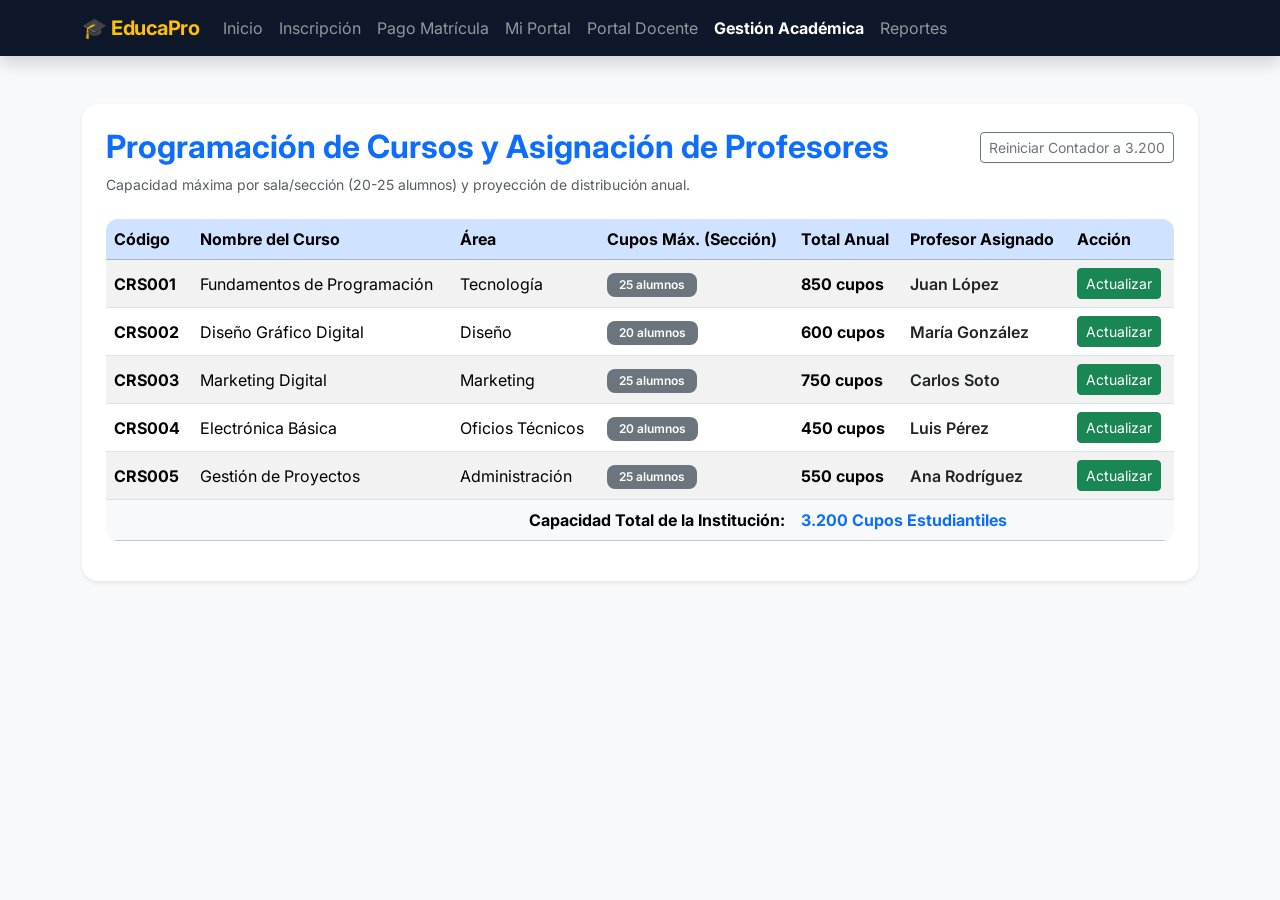
<file: admin.html>
<!DOCTYPE html>
<html lang="es">
<head>
  <meta charset="UTF-8">
  <meta name="viewport" content="width=device-width, initial-scale=1.0">
  <title>EducaPro - Panel de Administración</title>
  <link href="https://cdn.jsdelivr.net/npm/bootstrap@5.3.0/dist/css/bootstrap.min.css" rel="stylesheet">
  <link rel="stylesheet" href="assets/css/style.css">
</head>
<body class="bg-light">
  <header>
    <nav class="navbar navbar-expand-lg navbar-dark bg-dark shadow">
      <div class="container">
        <a class="navbar-brand fw-bold text-warning" href="index.html">🎓 EducaPro</a>
        <button class="navbar-toggler" type="button" data-bs-toggle="collapse" data-bs-target="#navbarNav">
          <span class="navbar-toggler-icon"></span>
        </button>
        <div class="collapse navbar-collapse" id="navbarNav">
          <ul class="navbar-nav me-auto">
            <li class="nav-item"><a class="nav-link" href="index.html">Inicio</a></li>
            <li class="nav-item"><a class="nav-link" href="contacto.html">Inscripción</a></li>
            <li class="nav-item"><a class="nav-link" href="pago.html">Pago Matrícula</a></li>
            <li class="nav-item"><a class="nav-link" href="estudiante.html">Mi Portal</a></li>
            <li class="nav-item"><a class="nav-link" href="profesor.html">Portal Docente</a></li>
            <li class="nav-item"><a class="nav-link active fw-bold" href="admin.html">Gestión Académica</a></li>
            <li class="nav-item"><a class="nav-link" href="estadisticas.html">Reportes</a></li>
          </ul>
        </div>
      </div>
    </nav>
  </header>

  <main class="container my-5">
    <div class="bg-white p-4 rounded-4 shadow-sm">
      <div class="d-flex justify-content-between align-items-center mb-2 flex-wrap gap-2">
        <h2 class="fw-bold text-primary mb-0">Programación de Cursos y Asignación de Profesores</h2>
        <button onclick="reiniciarContador()" class="btn btn-outline-secondary btn-sm">Reiniciar Contador a 3.200</button>
      </div>
      <p class="text-muted small mb-4">Capacidad máxima por sala/sección (20-25 alumnos) y proyección de distribución anual.</p>
      
      <div class="table-responsive">
        <table class="table table-striped align-middle">
          <thead class="table-primary">
            <tr>
              <th>Código</th>
              <th>Nombre del Curso</th>
              <th>Área</th>
              <th>Cupos Máx. (Sección)</th>
              <th>Total Anual</th>
              <th>Profesor Asignado</th>
              <th>Acción</th>
            </tr>
          </thead>
          <tbody>
            <tr>
              <td class="fw-bold">CRS001</td>
              <td>Fundamentos de Programación</td>
              <td>Tecnología</td>
              <td><span class="badge bg-secondary">25 alumnos</span></td>
              <td><strong>850 cupos</strong></td>
              <td class="fw-semibold text-dark">Juan López</td>
              <td><button class="btn btn-sm btn-success">Actualizar</button></td>
            </tr>
            <tr>
              <td class="fw-bold">CRS002</td>
              <td>Diseño Gráfico Digital</td>
              <td>Diseño</td>
              <td><span class="badge bg-secondary">20 alumnos</span></td>
              <td><strong>600 cupos</strong></td>
              <td class="fw-semibold text-dark">María González</td>
              <td><button class="btn btn-sm btn-success">Actualizar</button></td>
            </tr>
            <tr>
              <td class="fw-bold">CRS003</td>
              <td>Marketing Digital</td>
              <td>Marketing</td>
              <td><span class="badge bg-secondary">25 alumnos</span></td>
              <td><strong>750 cupos</strong></td>
              <td class="fw-semibold text-dark">Carlos Soto</td>
              <td><button class="btn btn-sm btn-success">Actualizar</button></td>
            </tr>
            <tr>
              <td class="fw-bold">CRS004</td>
              <td>Electrónica Básica</td>
              <td>Oficios Técnicos</td>
              <td><span class="badge bg-secondary">20 alumnos</span></td>
              <td><strong>450 cupos</strong></td>
              <td class="fw-semibold text-dark">Luis Pérez</td>
              <td><button class="btn btn-sm btn-success">Actualizar</button></td>
            </tr>
            <tr>
              <td class="fw-bold">CRS005</td>
              <td>Gestión de Proyectos</td>
              <td>Administración</td>
              <td><span class="badge bg-secondary">25 alumnos</span></td>
              <td><strong>550 cupos</strong></td>
              <td class="fw-semibold text-dark">Ana Rodríguez</td>
              <td><button class="btn btn-sm btn-success">Actualizar</button></td>
            </tr>
          </tbody>
          <tfoot class="table-light">
            <tr>
              <td colspan="4" class="fw-bold text-end">Capacidad Total de la Institución:</td>
              <td colspan="3" class="fw-bold text-primary fs-6">
                <span id="lblTotalEstudiantes">3.200</span> Cupos Estudiantiles
              </td>
            </tr>
          </tfoot>
        </table>
      </div>
    </div>
  </main>

  <script src="https://cdn.jsdelivr.net/npm/bootstrap@5.3.0/dist/js/bootstrap.bundle.min.js"></script>
  <script>
    function actualizarVistaTotal() {
      const totalActual = parseInt(localStorage.getItem('totalEstudiantesGlobal')) || 3200;
      document.getElementById('lblTotalEstudiantes').innerText = totalActual.toLocaleString('es-CL');
    }

    function reiniciarContador() {
      localStorage.setItem('totalEstudiantesGlobal', 3200);
      actualizarVistaTotal();
    }

    document.addEventListener('DOMContentLoaded', actualizarVistaTotal);
  </script>
</body>
</html>
</file>
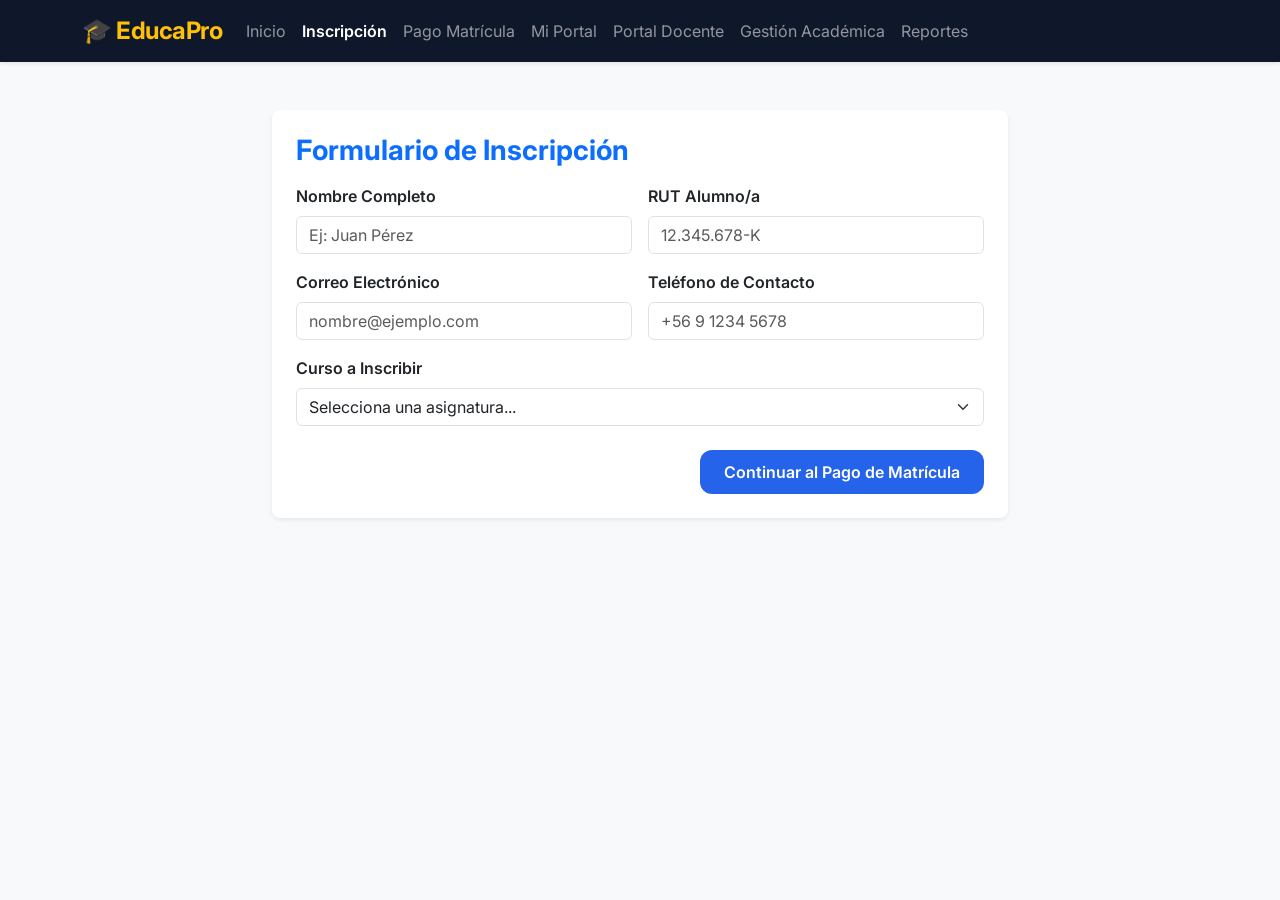
<file: contacto.html>
<!DOCTYPE html>
<html lang="es">
<head>
  <meta charset="UTF-8">
  <meta name="viewport" content="width=device-width, initial-scale=1.0">
  <title>EducaPro - Inscripción</title>
  <link href="https://cdn.jsdelivr.net/npm/bootstrap@5.3.0/dist/css/bootstrap.min.css" rel="stylesheet">
  <link rel="stylesheet" href="assets/css/style.css">
</head>
<body class="bg-light">
  <header>
    <nav class="navbar navbar-expand-lg navbar-dark bg-primary shadow-sm sticky-top">
      <div class="container">
        <a class="navbar-brand text-warning fw-bold fs-4" href="index.html">🎓 EducaPro</a>
        <button class="navbar-toggler" type="button" data-bs-toggle="collapse" data-bs-target="#navbarNav">
          <span class="navbar-toggler-icon"></span>
        </button>
        <div class="collapse navbar-collapse" id="navbarNav">
          <ul class="navbar-nav me-auto mb-2 mb-lg-0">
            <li class="nav-item"><a class="nav-link" href="index.html">Inicio</a></li>
            <li class="nav-item"><a class="nav-link active fw-semibold" href="contacto.html">Inscripción</a></li>
            <li class="nav-item"><a class="nav-link" href="pago.html">Pago Matrícula</a></li>
            <li class="nav-item"><a class="nav-link" href="estudiante.html">Mi Portal</a></li>
            <li class="nav-item"><a class="nav-link" href="profesor.html">Portal Docente</a></li>
            <li class="nav-item"><a class="nav-link" href="admin.html">Gestión Académica</a></li>
            <li class="nav-item"><a class="nav-link" href="estadisticas.html">Reportes</a></li>
          </ul>
        </div>
      </div>
    </nav>
  </header>

  <main class="container my-5">
    <div class="row justify-content-center">
      <div class="col-lg-8">
        <div class="card shadow-sm border-0 rounded-3 p-4 bg-white">
          <h1 class="h3 fw-bold text-primary mb-3">Formulario de Inscripción</h1>
          <form id="formInscripcion">
            <div class="row g-3">
              <div class="col-md-6">
                <label class="form-label fw-semibold">Nombre Completo</label>
                <input type="text" id="txtNombre" class="form-control" placeholder="Ej: Juan Pérez" required>
              </div>
              <div class="col-md-6">
                <label class="form-label fw-semibold">RUT Alumno/a</label>
                <input type="text" id="txtRut" class="form-control" placeholder="12.345.678-K" required>
              </div>
              <div class="col-md-6">
                <label class="form-label fw-semibold">Correo Electrónico</label>
                <input type="email" id="txtEmail" class="form-control" placeholder="nombre@ejemplo.com" required>
              </div>
              <div class="col-md-6">
                <label class="form-label fw-semibold">Teléfono de Contacto</label>
                <input type="tel" id="txtTelefono" class="form-control" placeholder="+56 9 1234 5678" required>
              </div>
              <div class="col-12">
                <label class="form-label fw-semibold">Curso a Inscribir</label>
                <select id="selectCurso" class="form-select" required>
                  <option value="" selected disabled>Selecciona una asignatura...</option>
                  <option value="CRS001 - Fundamentos de Programación">CRS001 - Fundamentos de Programación</option>
                  <option value="CRS002 - Diseño Gráfico Digital">CRS002 - Diseño Gráfico Digital</option>
                  <option value="CRS003 - Marketing Digital">CRS003 - Marketing Digital</option>
                  <option value="CRS004 - Electrónica Básica">CRS004 - Electrónica Básica</option>
                  <option value="CRS005 - Gestión de Proyectos">CRS005 - Gestión de Proyectos</option>
                </select>
              </div>
              <div class="col-12 mt-4 text-end">
                <button type="submit" class="btn btn-primary px-4 fw-semibold">Continuar al Pago de Matrícula</button>
              </div>
            </div>
          </form>
        </div>
      </div>
    </div>
  </main>

  <script>
    document.getElementById('formInscripcion').addEventListener('submit', function(e) {
      e.preventDefault();
      const alumno = {
        nombre: document.getElementById('txtNombre').value,
        rut: document.getElementById('txtRut').value,
        email: document.getElementById('txtEmail').value,
        curso: document.getElementById('selectCurso').value,
        pagado: false
      };
      localStorage.setItem('alumnoInscrito', JSON.stringify(alumno));
      window.location.href = 'pago.html';
    });
  </script>
</body>
</html>
</file>
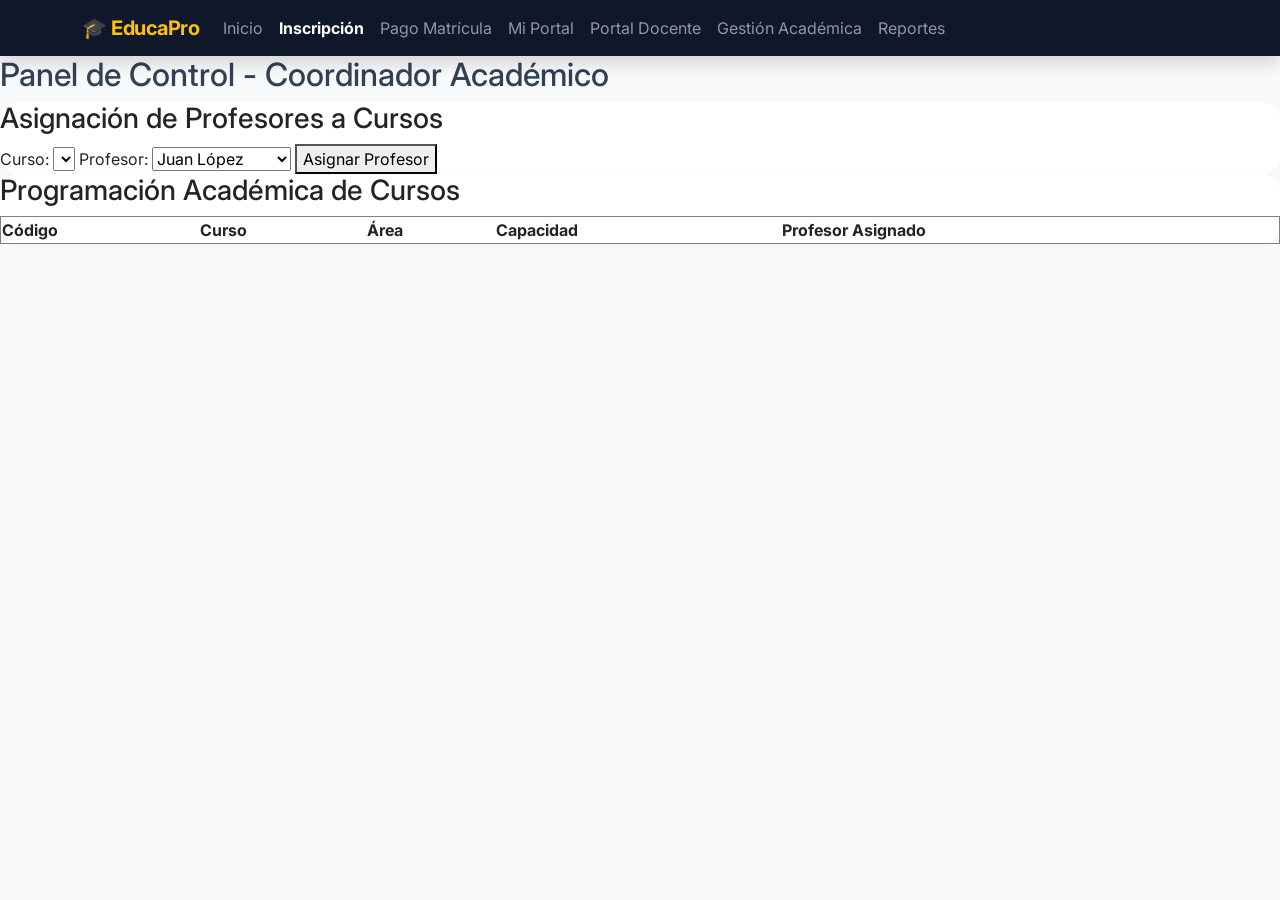
<file: coordinador.html>
<!DOCTYPE html>
<html lang="es">
<head>
    <meta charset="UTF-8">
    <meta name="viewport" content="width=device-width, initial-scale=1.0">
    <title>EducaPro - Panel del Coordinador Académico</title>
    <link href="https://cdn.jsdelivr.net/npm/bootstrap@5.3.0/dist/css/bootstrap.min.css" rel="stylesheet">
    <link rel="stylesheet" href="assets/css/style.css">
</head>
<body>

    <header>
    <nav class="navbar navbar-expand-lg navbar-dark bg-dark shadow">
        <div class="container">
            <a class="navbar-brand fw-bold text-warning" href="index.html">🎓 EducaPro</a>
            <button class="navbar-toggler" type="button" data-bs-toggle="collapse" data-bs-target="#navbarNav">
            <span class="navbar-toggler-icon"></span>
            </button>
            <div class="collapse navbar-collapse" id="navbarNav">
                <ul class="navbar-nav me-auto">
                    <li class="nav-item"><a class="nav-link" href="index.html">Inicio</a></li>
                    <li class="nav-item"><a class="nav-link active fw-bold" href="contacto.html">Inscripción</a></li>
                    <li class="nav-item"><a class="nav-link" href="pago.html">Pago Matrícula</a></li>
                    <li class="nav-item"><a class="nav-link" href="estudiante.html">Mi Portal</a></li>
                    <li class="nav-item"><a class="nav-link" href="profesor.html">Portal Docente</a></li>
                    <li class="nav-item"><a class="nav-link" href="admin.html">Gestión Académica</a></li>
                    <li class="nav-item"><a class="nav-link" href="estadisticas.html">Reportes</a></li>
                </ul>
            </div>
        </div>
    </nav>
    </header>

    <main>
        <h2>Panel de Control - Coordinador Académico</h2>

        <section class="card">
            <h3>Asignación de Profesores a Cursos</h3>
            <form id="form-asignacion">
                <label for="select-curso">Curso:</label>
                <select id="select-curso" required>
                </select>

                <label for="select-profesor">Profesor:</label>
                <select id="select-profesor" required>
                    <option value="Juan López">Juan López</option>
                    <option value="María González">María González</option>
                    <option value="Carlos Soto">Carlos Soto</option>
                    <option value="Luis Pérez">Luis Pérez</option>
                    <option value="Ana Rodríguez">Ana Rodríguez</option>
                </select>

                <button type="submit">Asignar Profesor</button>
            </form>
        </section>

        <section class="card">
            <h3>Programación Académica de Cursos</h3>
            <table border="1" id="tabla-coordinacion">
                <thead>
                    <tr>
                        <th>Código</th>
                        <th>Curso</th>
                        <th>Área</th>
                        <th>Capacidad</th>
                        <th>Profesor Asignado</th>
                    </tr>
                </thead>
                <tbody id="lista-cursos-coordinador">
                </tbody>
            </table>
        </section>
    </main>
    <script src="assets/js/funciones.js"></script>
</body>
</html>
</file>
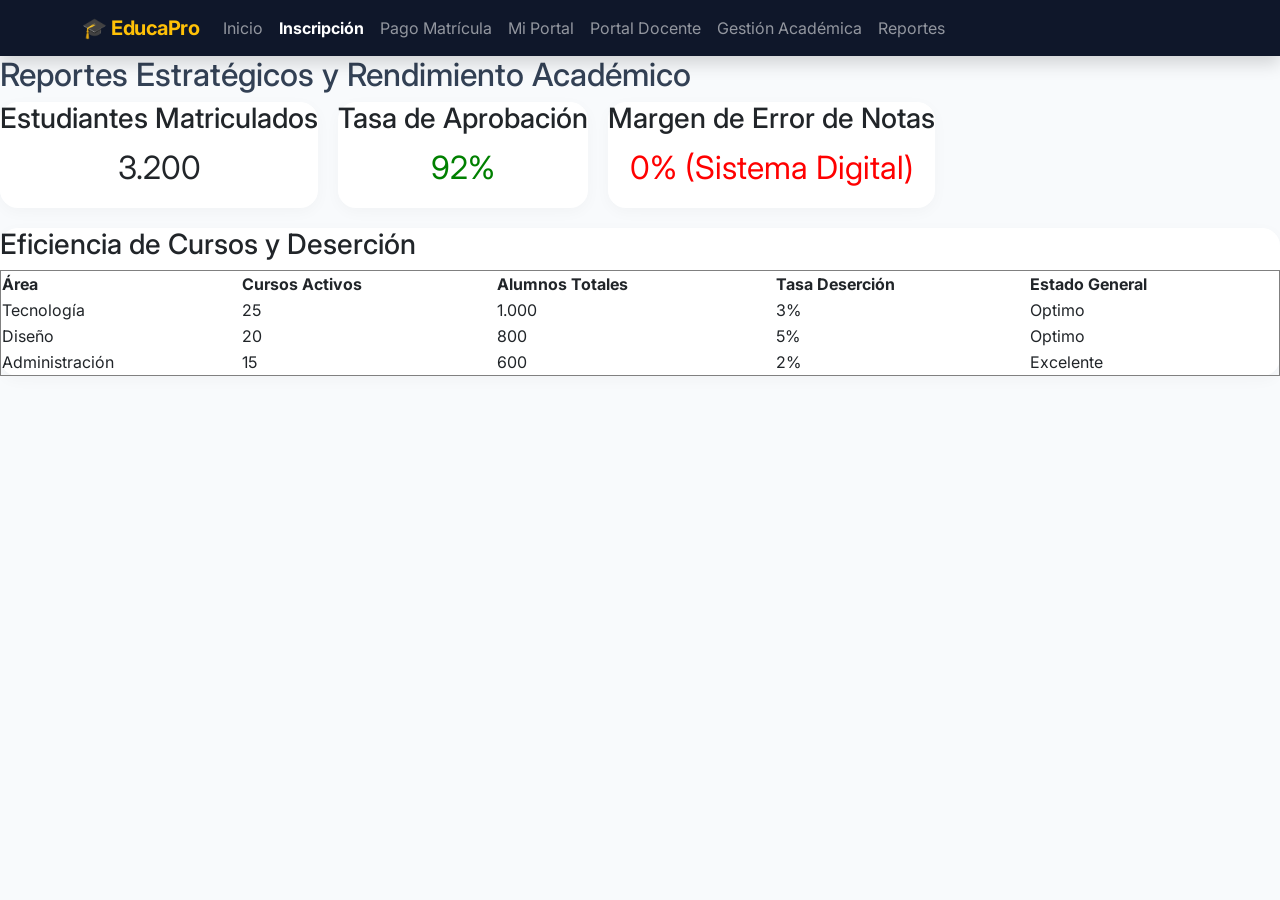
<file: director.html>
<!DOCTYPE html>
<html lang="es">
<head>
    <meta charset="UTF-8">
    <meta name="viewport" content="width=device-width, initial-scale=1.0">
    <title>EducaPro - Reportes Estratégicos (Director)</title>
    <link href="https://cdn.jsdelivr.net/npm/bootstrap@5.3.0/dist/css/bootstrap.min.css" rel="stylesheet">
    <link rel="stylesheet" href="assets/css/style.css">
</head>
<body>

    <header>
    <nav class="navbar navbar-expand-lg navbar-dark bg-dark shadow">
      <div class="container">
        <a class="navbar-brand fw-bold text-warning" href="index.html">🎓 EducaPro</a>
        <button class="navbar-toggler" type="button" data-bs-toggle="collapse" data-bs-target="#navbarNav">
          <span class="navbar-toggler-icon"></span>
        </button>
        <div class="collapse navbar-collapse" id="navbarNav">
          <ul class="navbar-nav me-auto">
            <li class="nav-item"><a class="nav-link" href="index.html">Inicio</a></li>
            <li class="nav-item"><a class="nav-link active fw-bold" href="contacto.html">Inscripción</a></li>
            <li class="nav-item"><a class="nav-link" href="pago.html">Pago Matrícula</a></li>
            <li class="nav-item"><a class="nav-link" href="estudiante.html">Mi Portal</a></li>
            <li class="nav-item"><a class="nav-link" href="profesor.html">Portal Docente</a></li>
            <li class="nav-item"><a class="nav-link" href="admin.html">Gestión Académica</a></li>
            <li class="nav-item"><a class="nav-link" href="estadisticas.html">Reportes</a></li>
          </ul>
        </div>
      </div>
    </nav>
    </header>

    <main>
        <h2>Reportes Estratégicos y Rendimiento Académico</h2>
        
        <div class="kpi-container" style="display: flex; gap: 20px;">
            <div class="card">
                <h3>Estudiantes Matriculados</h3>
                <p style="font-size: 2em; text-align: center;">3.200</p>
            </div>
            <div class="card">
                <h3>Tasa de Aprobación</h3>
                <p style="font-size: 2em; text-align: center; color: green;">92%</p>
            </div>
            <div class="card">
                <h3>Margen de Error de Notas</h3>
                <p style="font-size: 2em; text-align: center; color: red;">0% (Sistema Digital)</p>
            </div>
        </div>


        <section class="card" style="margin-top: 20px;">
            <h3>Eficiencia de Cursos y Deserción</h3>
            <table border="1">
                <thead>
                    <tr>
                        <th>Área</th>
                        <th>Cursos Activos</th>
                        <th>Alumnos Totales</th>
                        <th>Tasa Deserción</th>
                        <th>Estado General</th>
                    </tr>
                </thead>
                <tbody>
                    <tr>
                        <td>Tecnología</td>
                        <td>25</td>
                        <td>1.000</td>
                        <td>3%</td>
                        <td>Optimo</td>
                    </tr>
                    <tr>
                        <td>Diseño</td>
                        <td>20</td>
                        <td>800</td>
                        <td>5%</td>
                        <td>Optimo</td>
                    </tr>
                    <tr>
                        <td>Administración</td>
                        <td>15</td>
                        <td>600</td>
                        <td>2%</td>
                        <td>Excelente</td>
                    </tr>
                </tbody>
            </table>
        </section>
    </main>
    <script src="assets/js/funciones.js"></script>
</body>
</html>
</file>
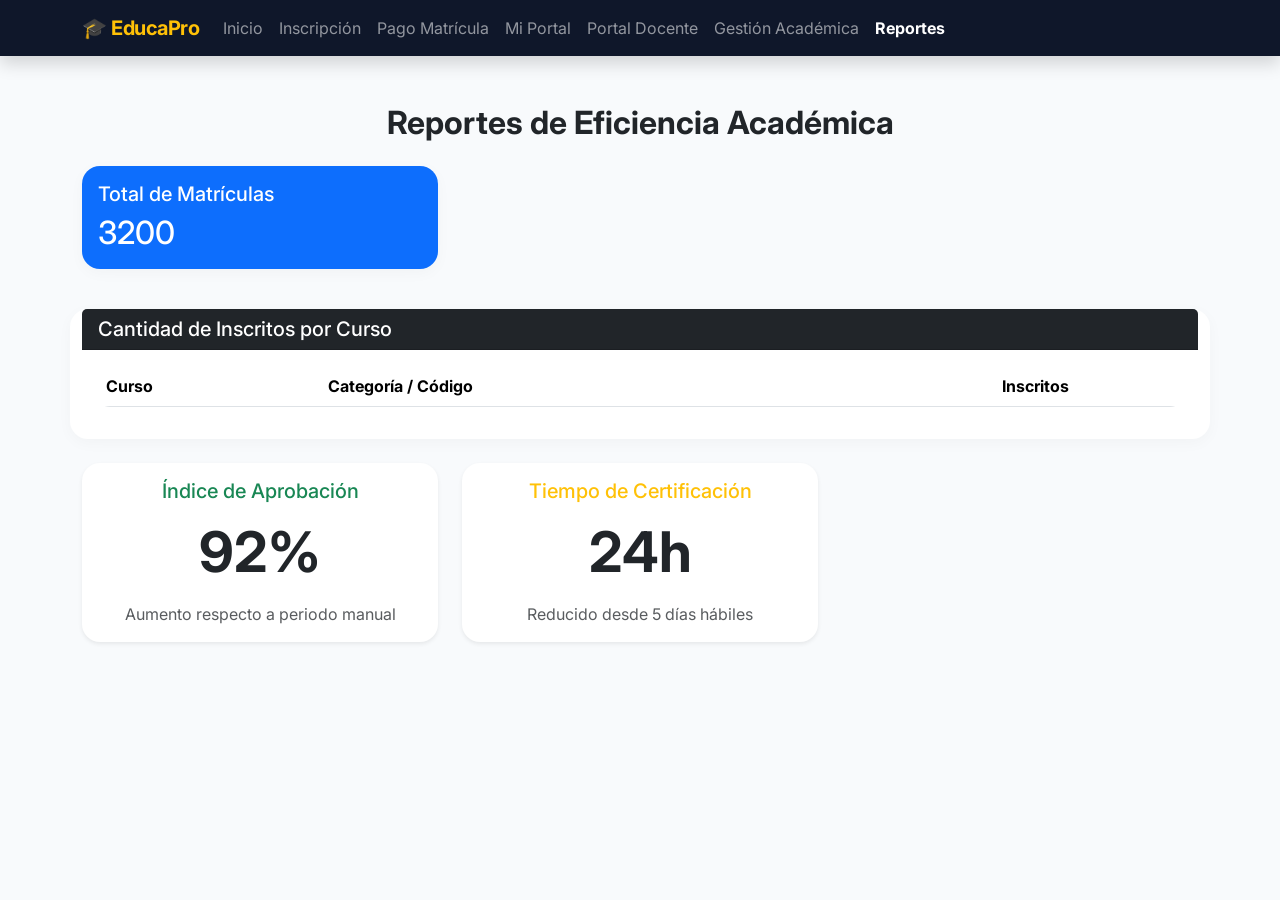
<file: estadisticas.html>
<!DOCTYPE html>
<html lang="es">
<head>
  <meta charset="UTF-8">
  <meta name="viewport" content="width=device-width, initial-scale=1.0">
  <title>EducaPro - Reportes y Estadísticas</title>
  <link href="https://cdn.jsdelivr.net/npm/bootstrap@5.3.0/dist/css/bootstrap.min.css" rel="stylesheet">
  <link rel="stylesheet" href="assets/css/style.css">
</head>
<body>

  <header>
    <nav class="navbar navbar-expand-lg navbar-dark bg-dark shadow">
      <div class="container">
        <a class="navbar-brand fw-bold text-warning" href="index.html">🎓 EducaPro</a>
        <button class="navbar-toggler" type="button" data-bs-toggle="collapse" data-bs-target="#navbarNav">
          <span class="navbar-toggler-icon"></span>
        </button>
        <div class="collapse navbar-collapse" id="navbarNav">
          <ul class="navbar-nav me-auto">
            <li class="nav-item"><a class="nav-link" href="index.html">Inicio</a></li>
            <li class="nav-item"><a class="nav-link" href="contacto.html">Inscripción</a></li>
            <li class="nav-item"><a class="nav-link" href="pago.html">Pago Matrícula</a></li>
            <li class="nav-item"><a class="nav-link" href="estudiante.html">Mi Portal</a></li>
            <li class="nav-item"><a class="nav-link" href="profesor.html">Portal Docente</a></li>
            <li class="nav-item"><a class="nav-link" href="admin.html">Gestión Académica</a></li>
            <li class="nav-item"><a class="nav-link active fw-bold" href="estadisticas.html">Reportes</a></li>
          </ul>
        </div>
      </div>
    </nav>
  </header>

  <main class="container my-5">
    <h2 class="text-center mb-4 fw-bold text-dark">Reportes de Eficiencia Académica</h2>
    
    <div class="row my-4">
        <div class="col-md-4">
          <div class="card text-white bg-primary mb-3">
            <div class="card-body">
              <h5 class="card-title">Total de Matrículas</h5>
              <h2 class="card-text" id="totalMatriculas">3200</h2>
            </div>
          </div>
      </div>

      <div class="card my-4">
        <div class="card-header bg-dark text-white">
          <h5 class="mb-0">Cantidad de Inscritos por Curso</h5>
        </div>
          <div class="card-body">
            <div class="table-responsive">
              <table class="table table-striped align-middle">
                <thead>
                  <tr>
                    <th>Curso</th>
                    <th>Categoría / Código</th>
                    <th class="text-center">Inscritos</th>
                  </tr>
                </thead>
                <tbody id="tablaReporteCursos">
                </tbody>
              </table>
            </div>
        </div>
      </div>

      <div class="col-md-4">
        <div class="card text-center shadow-sm border-success">
          <div class="card-body">
            <h5 class="card-title text-success">Índice de Aprobación</h5>
            <p class="display-4 fw-bold my-3">92%</p>
            <p class="card-text text-muted">Aumento respecto a periodo manual</p>
          </div>
        </div>
      </div>

      <div class="col-md-4">
        <div class="card text-center shadow-sm border-warning">
          <div class="card-body">
            <h5 class="card-title text-warning">Tiempo de Certificación</h5>
            <p class="display-4 fw-bold my-3">24h</p>
            <p class="card-text text-muted">Reducido desde 5 días hábiles</p>
          </div>
        </div>
      </div>
    </div>
  </main>

  <script src="https://cdn.jsdelivr.net/npm/bootstrap@5.3.0/dist/js/bootstrap.bundle.min.js"></script>
  <script src="assets/js/funciones.js"></script>
</body>
</html>
</file>
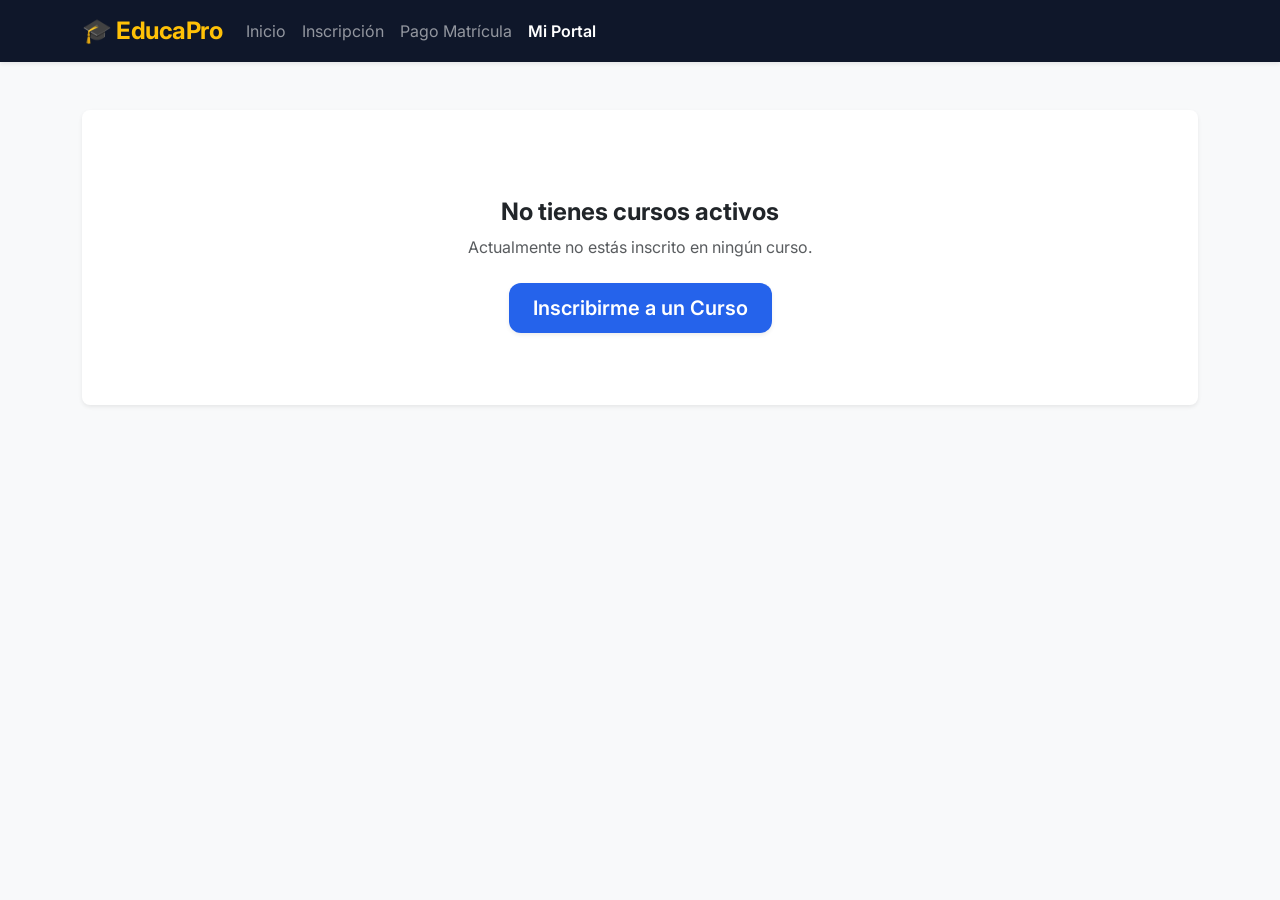
<file: estudiante.html>
<!DOCTYPE html>
<html lang="es">
<head>
  <meta charset="UTF-8">
  <meta name="viewport" content="width=device-width, initial-scale=1.0">
  <title>EducaPro - Mi Portal Estudiantil</title>
  <link href="https://cdn.jsdelivr.net/npm/bootstrap@5.3.0/dist/css/bootstrap.min.css" rel="stylesheet">
  <link rel="stylesheet" href="assets/css/style.css">
</head>
<body class="bg-light">
  <header>
    <nav class="navbar navbar-expand-lg navbar-dark bg-primary shadow-sm sticky-top">
      <div class="container">
        <a class="navbar-brand text-warning fw-bold fs-4" href="index.html">🎓 EducaPro</a>
        <div class="collapse navbar-collapse">
          <ul class="navbar-nav me-auto">
            <li class="nav-item"><a class="nav-link" href="index.html">Inicio</a></li>
            <li class="nav-item"><a class="nav-link" href="contacto.html">Inscripción</a></li>
            <li class="nav-item"><a class="nav-link" href="pago.html">Pago Matrícula</a></li>
            <li class="nav-item"><a class="nav-link active fw-semibold" href="estudiante.html">Mi Portal</a></li>
          </ul>
        </div>
      </div>
    </nav>
  </header>

  <main class="container my-5" id="contenedorPortal">
  </main>

  <script>
    const alumnoData = localStorage.getItem('alumnoInscrito');
    const contenedor = document.getElementById('contenedorPortal');

    if (alumnoData) {
      const alumno = JSON.parse(alumnoData);

      if (alumno.pagado) {
        contenedor.innerHTML = `
          <section class="card shadow-sm border-0 rounded-3 p-4 mb-4 bg-white">
            <div class="d-flex justify-content-between align-items-center flex-wrap gap-2">
              <div>
                <h1 class="h3 fw-bold text-dark mb-1">Bienvenido(a), ${alumno.nombre}</h1>
                <p class="text-muted mb-0">RUT: <strong>${alumno.rut}</strong> | Estado: <span class="badge bg-success">Matriculado / En Curso</span></p>
              </div>
              <button onclick="cerrarSesion()" class="btn btn-outline-danger btn-sm">Cerrar / Borrar Inscripción</button>
            </div>
          </section>

          <section class="card shadow-sm border-0 rounded-3 p-4 mb-4 bg-white">
            <h2 class="h5 fw-bold text-dark mb-3">Mi Asignatura Activa</h2>
            <h3 class="h4 text-primary fw-bold mb-1">${alumno.curso}</h3>
            <p class="text-muted mb-3">Duración: 40 horas | Estado de Pago: <span class="badge bg-primary">Matrícula Pagada</span></p>
            <div class="progress" style="height: 20px;">
              <div class="progress-bar progress-bar-striped progress-bar-animated bg-primary" style="width: 10%;">10% Completado</div>
            </div>
          </section>

          <div class="row g-4">
            <div class="col-md-6">
              <div class="card shadow-sm border-0 rounded-3 p-4 bg-white">
                <h3 class="h5 fw-bold text-dark mb-3">Mis Calificaciones</h3>
                <p class="text-muted small">Aún no hay evaluaciones registradas para este periodo.</p>
              </div>
            </div>
            <div class="col-md-6">
              <div class="card shadow-sm border-0 rounded-3 p-4 bg-white">
                <h3 class="h5 fw-bold text-dark mb-3">Asistencia Registrada</h3>
                <p class="text-muted small">0% - Las clases inician próximamente.</p>
              </div>
            </div>
          </div>
        `;
      } else {
        mostrarSinInscripcion("Tienes una inscripción pendiente de pago.", "pago.html", "Ir a Pagar Matrícula");
      }
    } else {
      mostrarSinInscripcion("Actualmente no estás inscrito en ningún curso.", "contacto.html", "Inscribirme a un Curso");
    }

    function mostrarSinInscripcion(mensaje, enlace, textoBoton) {
      contenedor.innerHTML = `
        <section class="card shadow-sm border-0 rounded-3 p-5 text-center bg-white">
          <div class="py-4">
            <div class="display-1 text-muted mb-3"></div>
            <h2 class="h4 fw-bold text-dark mb-2">No tienes cursos activos</h2>
            <p class="text-muted mb-4">${mensaje}</p>
            <a href="${enlace}" class="btn btn-primary btn-lg fw-semibold shadow-sm px-4">${textoBoton}</a>
          </div>
        </section>
      `;
    }

    function cerrarSesion() {
      localStorage.removeItem('alumnoInscrito');
      window.location.reload();
    }
  </script>
</body>
</html>
</file>
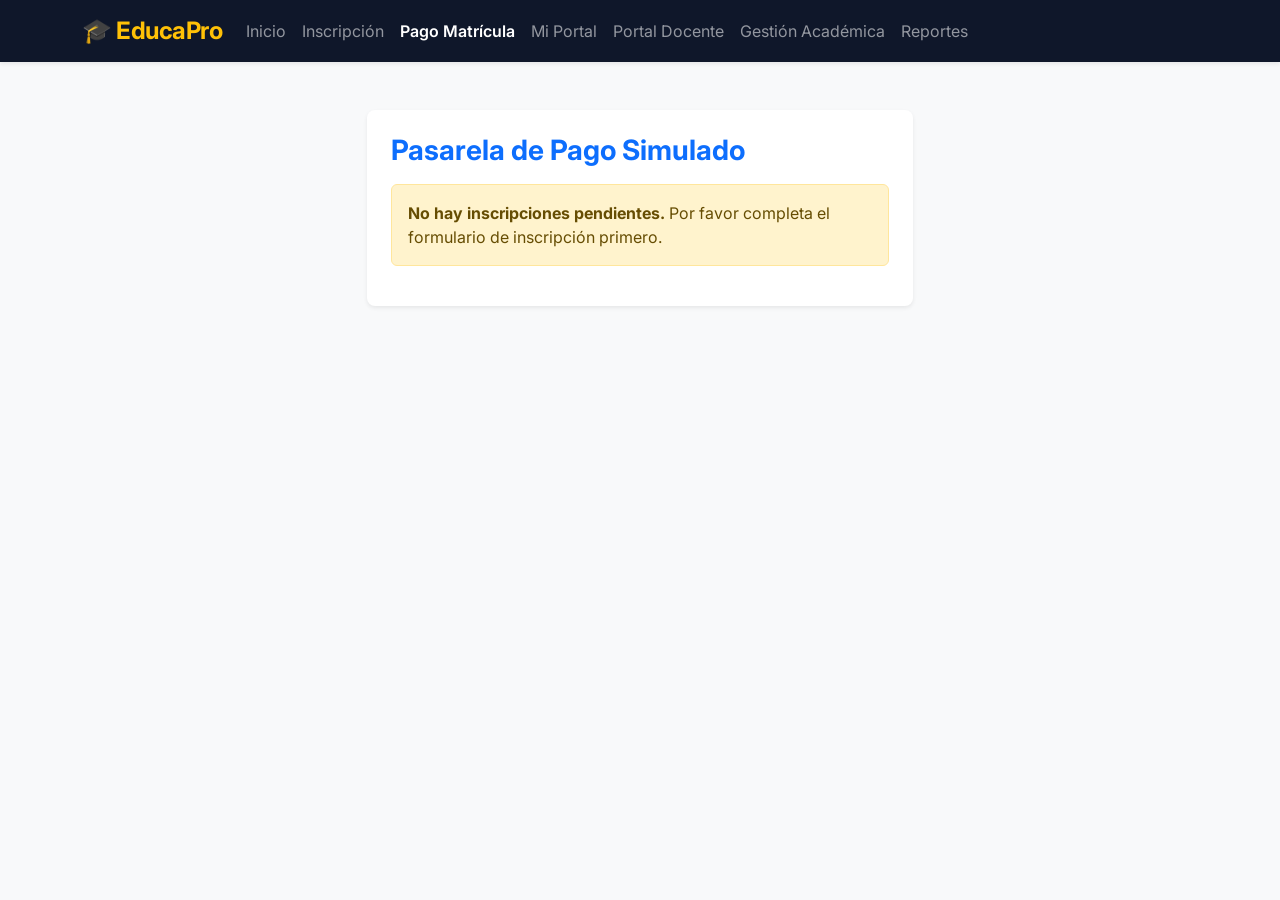
<file: pago.html>
<!DOCTYPE html>
<html lang="es">
<head>
  <meta charset="UTF-8">
  <meta name="viewport" content="width=device-width, initial-scale=1.0">
  <title>EducaPro - Pago de Matrícula</title>
  <link href="https://cdn.jsdelivr.net/npm/bootstrap@5.3.0/dist/css/bootstrap.min.css" rel="stylesheet">
  <link rel="stylesheet" href="assets/css/style.css">
</head>
<body class="bg-light">
  <header>
    <nav class="navbar navbar-expand-lg navbar-dark bg-primary shadow-sm sticky-top">
      <div class="container">
        <a class="navbar-brand text-warning fw-bold fs-4" href="index.html">🎓 EducaPro</a>
        <button class="navbar-toggler" type="button" data-bs-toggle="collapse" data-bs-target="#navbarNav">
          <span class="navbar-toggler-icon"></span>
        </button>
        <div class="collapse navbar-collapse" id="navbarNav">
          <ul class="navbar-nav me-auto mb-2 mb-lg-0">
            <li class="nav-item"><a class="nav-link" href="index.html">Inicio</a></li>
            <li class="nav-item"><a class="nav-link" href="contacto.html">Inscripción</a></li>
            <li class="nav-item"><a class="nav-link active fw-semibold" href="pago.html">Pago Matrícula</a></li>
            <li class="nav-item"><a class="nav-link" href="estudiante.html">Mi Portal</a></li>
            <li class="nav-item"><a class="nav-link" href="profesor.html">Portal Docente</a></li>
            <li class="nav-item"><a class="nav-link" href="admin.html">Gestión Académica</a></li>
            <li class="nav-item"><a class="nav-link" href="estadisticas.html">Reportes</a></li>
          </ul>
        </div>
      </div>
    </nav>
  </header>

  <main class="container my-5">
    <div class="row justify-content-center">
      <div class="col-lg-6">
        <div class="card shadow-sm border-0 rounded-3 p-4 bg-white">
          <h1 class="h3 fw-bold text-primary mb-3">Pasarela de Pago Simulado</h1>
          
          <div id="resumenInscripcion" class="alert alert-info mb-4">
          </div>

          <form id="formPago">
            <div class="mb-3">
              <label class="form-label fw-semibold">Número de Tarjeta (Simulación)</label>
              <input type="text" class="form-control" placeholder="4500 0000 0000 0000" required>
            </div>
            <div class="row g-3 mb-4">
              <div class="col-6">
                <label class="form-label fw-semibold">MM/AA</label>
                <input type="text" class="form-control" placeholder="12/28" required>
              </div>
              <div class="col-6">
                <label class="form-label fw-semibold">CVC</label>
                <input type="password" maxlength="3" class="form-control" placeholder="123" required>
              </div>
            </div>
            <button type="submit" id="btnPagar" class="btn btn-success w-100 btn-lg fw-semibold">Confirmar Pago de Matrícula</button>
          </form>
        </div>
      </div>
    </div>
  </main>

  <script src="https://cdn.jsdelivr.net/npm/bootstrap@5.3.0/dist/js/bootstrap.bundle.min.js"></script>
  <script>
    const alumnoData = localStorage.getItem('alumnoInscrito');
    const contenedor = document.getElementById('resumenInscripcion');

    if (!alumnoData) {
      contenedor.className = "alert alert-warning";
      contenedor.innerHTML = "<strong>No hay inscripciones pendientes.</strong> Por favor completa el formulario de inscripción primero.";
      document.getElementById('formPago').style.display = 'none';
    } else {
      const alumno = JSON.parse(alumnoData);
      contenedor.innerHTML = `
        <h5 class="fw-bold mb-2">Resumen de Inscripción</h5>
        <p class="mb-1"><strong>Estudiante:</strong> ${alumno.nombre}</p>
        <p class="mb-1"><strong>RUT:</strong> ${alumno.rut}</p>
        <p class="mb-0"><strong>Curso:</strong> ${alumno.curso}</p>
      `;
    }

    document.getElementById('formPago').addEventListener('submit', function(e) {
      e.preventDefault();
      if (alumnoData) {
        const alumno = JSON.parse(alumnoData);
        alumno.pagado = true;
        localStorage.setItem('alumnoInscrito', JSON.stringify(alumno));

        let contadorTotal = parseInt(localStorage.getItem('totalEstudiantesGlobal')) || 3200;
        contadorTotal += 1;
        localStorage.setItem('totalEstudiantesGlobal', contadorTotal);

        alert('¡Pago realizado con éxito! Tu matrícula ha sido activada.');
        window.location.href = 'estudiante.html';
      }
    });
  </script>
</body>
</html>
</file>
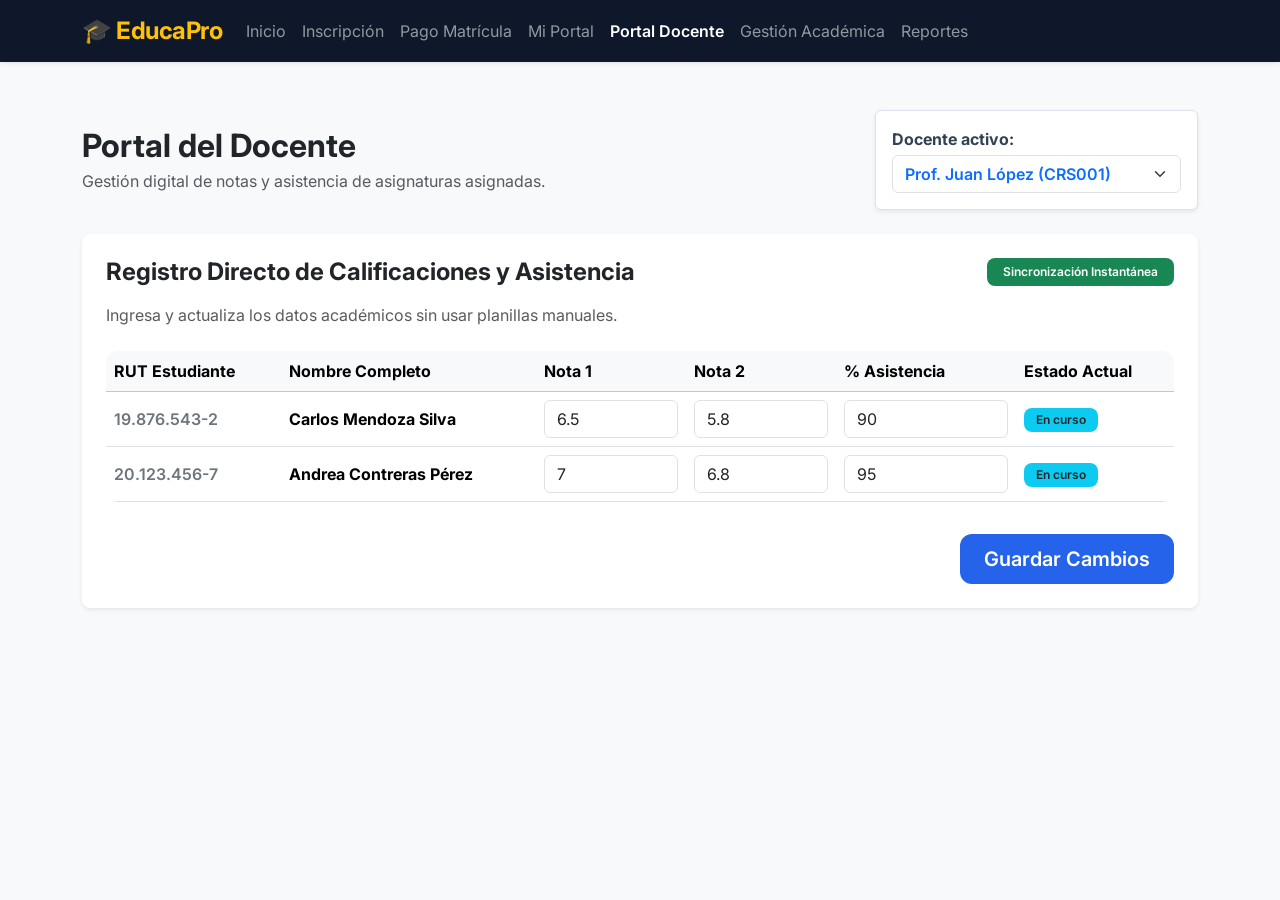
<file: profesor.html>
<!DOCTYPE html>
<html lang="es">
<head>
  <meta charset="UTF-8">
  <meta name="viewport" content="width=device-width, initial-scale=1.0">
  <title>EducaPro - Portal Docente</title>
  <link href="https://cdn.jsdelivr.net/npm/bootstrap@5.3.0/dist/css/bootstrap.min.css" rel="stylesheet">
  <link rel="stylesheet" href="assets/css/style.css">
</head>
<body class="bg-light">

  <header>
    <nav class="navbar navbar-expand-lg navbar-dark bg-primary shadow-sm sticky-top">
      <div class="container">
        <a class="navbar-brand text-warning fw-bold fs-4" href="index.html">🎓 EducaPro</a>
        <button class="navbar-toggler" type="button" data-bs-toggle="collapse" data-bs-target="#navbarNav">
          <span class="navbar-toggler-icon"></span>
        </button>
        <div class="collapse navbar-collapse" id="navbarNav">
          <ul class="navbar-nav me-auto mb-2 mb-lg-0">
            <li class="nav-item"><a class="nav-link" href="index.html">Inicio</a></li>
            <li class="nav-item"><a class="nav-link" href="contacto.html">Inscripción</a></li>
            <li class="nav-item"><a class="nav-link" href="pago.html">Pago Matrícula</a></li>
            <li class="nav-item"><a class="nav-link" href="estudiante.html">Mi Portal</a></li>
            <li class="nav-item"><a class="nav-link active fw-semibold" href="profesor.html">Portal Docente</a></li>
            <li class="nav-item"><a class="nav-link" href="admin.html">Gestión Académica</a></li>
            <li class="nav-item"><a class="nav-link" href="estadisticas.html">Reportes</a></li>
          </ul>
        </div>
      </div>
    </nav>
  </header>

  <main class="container my-5">
    <div class="d-flex justify-content-between align-items-center mb-4">
      <div>
        <h1 class="h2 fw-bold text-dark mb-1">Portal del Docente</h1>
        <p class="text-muted mb-0">Gestión digital de notas y asistencia de asignaturas asignadas.</p>
      </div>
      <div class="bg-white p-3 rounded shadow-sm border">
        <label for="selectProfesor" class="form-label fw-bold mb-1">Docente activo:</label>
        <select id="selectProfesor" class="form-select fw-semibold text-primary" onchange="cargarAsignaturasDocente()">
          <option value="Juan López">Prof. Juan López (CRS001)</option>
          <option value="María González">Prof. María González (CRS002)</option>
          <option value="Carlos Soto">Prof. Carlos Soto (CRS003)</option>
          <option value="Luis Pérez">Prof. Luis Pérez (CRS004)</option>
          <option value="Ana Rodríguez">Prof. Ana Rodríguez (CRS005)</option>
        </select>
      </div>
    </div>

    <section class="card shadow-sm border-0 rounded-3 p-4 mb-5">
      <div class="d-flex justify-content-between align-items-center mb-3">
        <h2 class="h4 fw-bold text-dark m-0">Registro Directo de Calificaciones y Asistencia</h2>
        <span class="badge bg-success px-3 py-2">Sincronización Instantánea</span>
      </div>
      <p class="text-muted mb-4">Ingresa y actualiza los datos académicos sin usar planillas manuales.</p>

      <div class="table-responsive">
        <table class="table table-hover align-middle">
          <thead class="table-light">
            <tr>
              <th>RUT Estudiante</th>
              <th>Nombre Completo</th>
              <th style="width: 150px;">Nota 1</th>
              <th style="width: 150px;">Nota 2</th>
              <th style="width: 180px;">% Asistencia</th>
              <th>Estado Actual</th>
            </tr>
          </thead>
          <tbody id="tablaNotasBody">
          </tbody>
        </table>
      </div>
      <div class="text-end mt-3">
        <button class="btn btn-primary btn-lg px-4" onclick="guardarCambios()">Guardar Cambios</button>
      </div>
    </section>
  </main>

  <script src="https://cdn.jsdelivr.net/npm/bootstrap@5.3.0/dist/js/bootstrap.bundle.min.js"></script>
  <script>
    const datosDocentes = {
      "Juan López": [
        { rut: "19.876.543-2", nombre: "Carlos Mendoza Silva", n1: 6.5, n2: 5.8, asistencia: 90, estado: "En curso" },
        { rut: "20.123.456-7", nombre: "Andrea Contreras Pérez", n1: 7.0, n2: 6.8, asistencia: 95, estado: "En curso" }
      ],
      "María González": [
        { rut: "21.098.765-4", nombre: "Valentina Rojas Soto", n1: 5.5, n2: 6.0, asistencia: 85, estado: "En curso" }
      ],
      "Carlos Soto": [
        { rut: "20.456.789-1", nombre: "Sofia Navarro Gómez", n1: 6.0, n2: 6.2, asistencia: 92, estado: "En curso" }
      ],
      "Luis Pérez": [
        { rut: "19.654.321-9", nombre: "Camila Henríquez Bravo", n1: 4.5, n2: 5.0, asistencia: 80, estado: "En curso" }
      ],
      "Ana Rodríguez": [
        { rut: "20.789.012-5", nombre: "Fernanda Palma Torres", n1: 6.8, n2: 6.9, asistencia: 100, estado: "En curso" }
      ]
    };

    function cargarAsignaturasDocente() {
      const profe = document.getElementById('selectProfesor').value;
      const tbody = document.getElementById('tablaNotasBody');
      const lista = datosDocentes[profe] || [];
      tbody.innerHTML = '';

      lista.forEach((e, idx) => {
        tbody.innerHTML += `
          <tr>
            <td class="fw-semibold text-secondary">${e.rut}</td>
            <td class="fw-bold">${e.nombre}</td>
            <td><input type="number" step="0.1" min="1" max="7" class="form-control" value="${e.n1}"></td>
            <td><input type="number" step="0.1" min="1" max="7" class="form-control" value="${e.n2}"></td>
            <td><input type="number" min="0" max="100" class="form-control" value="${e.asistencia}"></td>
            <td><span class="badge bg-info text-dark">${e.estado}</span></td>
          </tr>
        `;
      });
    }

    function guardarCambios() {
      alert("Calificaciones y asistencia actualizadas correctamente en la base de datos.");
    }

    document.addEventListener('DOMContentLoaded', cargarAsignaturasDocente);
  </script>
</body>
</html>
</file>
<file: assets/css/style.css>
@import url('https://fonts.googleapis.com/css2?family=Inter:wght@300;400;600;700;800&display=swap');

:root {
  --primary-color: #2563eb;
  --primary-dark: #1e40af;
  --secondary-color: #0f172a;
  --accent-color: #f59e0b;
  --bg-gradient: linear-gradient(135deg, #f8fafc 0%, #e2e8f0 100%);
}

body {
  font-family: 'Inter', sans-serif;
  background: #f8fafc;
  color: #334155;
}


.navbar {
  background: #0f172a !important;
  backdrop-filter: blur(10px);
}

.navbar-brand {
  font-weight: 800;
  letter-spacing: -0.5px;
}

.hero-card {
  background: #ffffff;
  border: none;
  border-radius: 24px;
  box-shadow: 0 20px 40px -15px rgba(0, 0, 0, 0.07);
  overflow: hidden;
}

.hero-img {
  border-radius: 20px;
  object-fit: cover;
  height: 100%;
  max-height: 400px;
  width: 100%;
  transition: transform 0.3s ease;
}

.hero-img:hover {
  transform: scale(1.02);
}


.card {
  border: none;
  border-radius: 18px;
  transition: all 0.3s ease;
  box-shadow: 0 4px 15px rgba(0, 0, 0, 0.03);
}

.card:hover {
  transform: translateY(-6px);
  box-shadow: 0 20px 30px -10px rgba(37, 99, 235, 0.15);
}

.card-img-top {
  border-top-left-radius: 18px;
  border-top-right-radius: 18px;
  height: 200px;
  object-fit: cover;
}


.btn-primary {
  background-color: var(--primary-color);
  border: none;
  border-radius: 12px;
  padding: 10px 24px;
  font-weight: 600;
}

.btn-primary:hover {
  background-color: var(--primary-dark);
}

.btn-warning {
  border-radius: 12px;
  font-weight: 700;
}


.badge {
  border-radius: 8px;
  padding: 6px 12px;
  font-weight: 600;
}

.table {
  border-radius: 12px;
  overflow: hidden;
}
</file>
